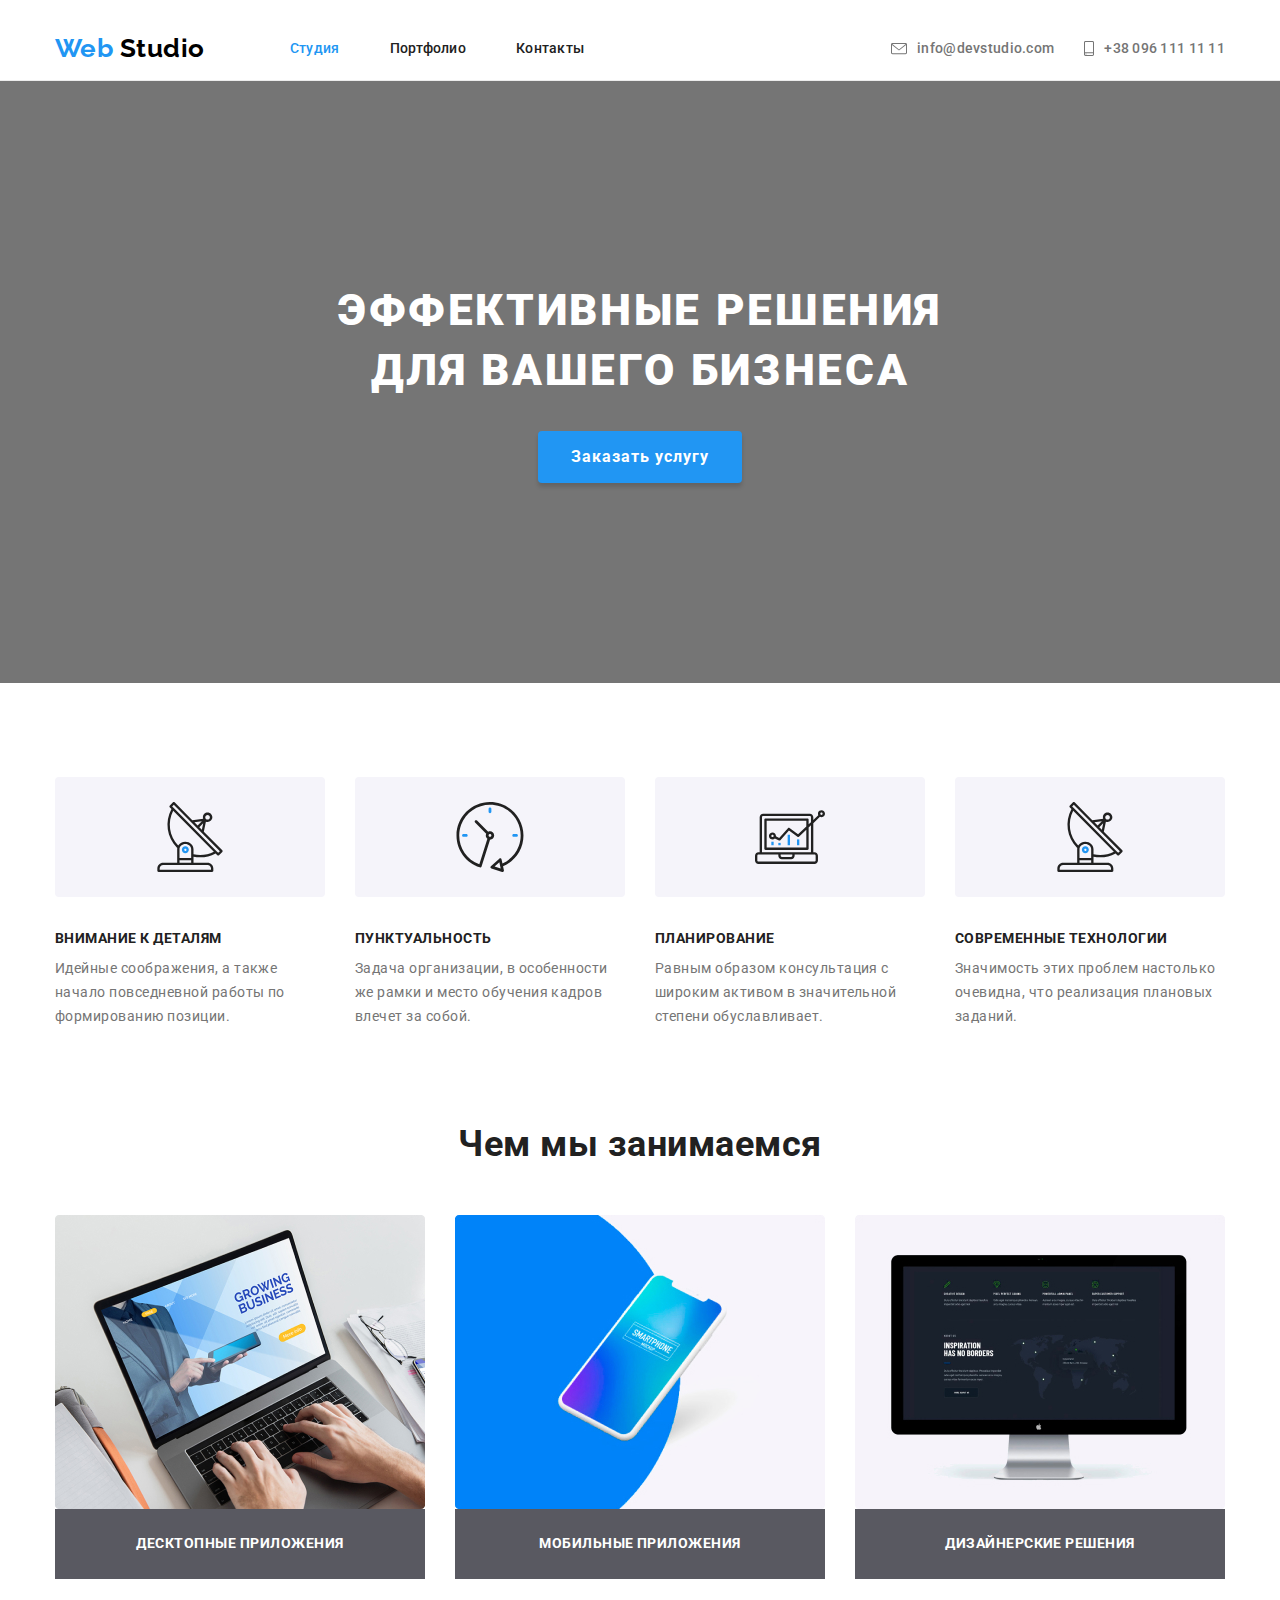
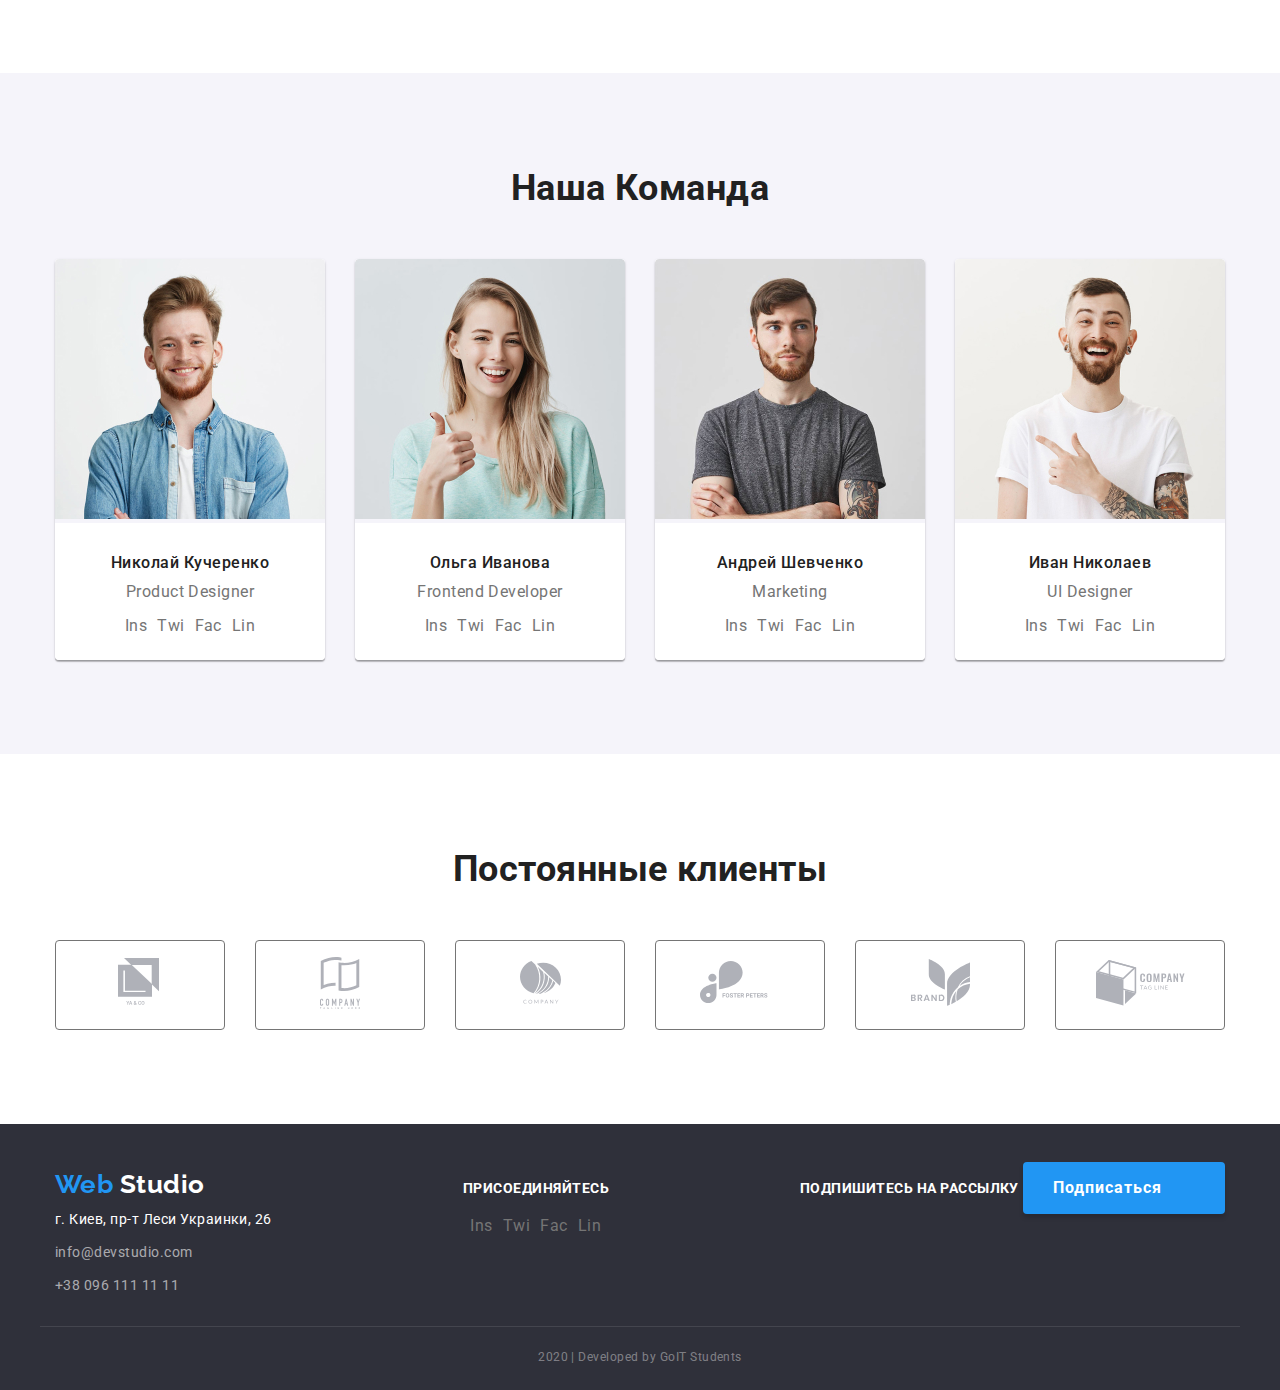
<file: index.html>
<!DOCTYPE html>
<html lang="ru">
  <head>
    <meta charset="UTF-8" />
    <meta name="viewport" content="width=device-width, initial-scale=1.0" />
    <title>Web Studio</title>
    <link
      href="https://fonts.googleapis.com/css2?family=Raleway:wght@700&family=Roboto:wght@400;500;700;900&display=swap"
      rel="stylesheet"
    />
    <link rel="stylesheet" href="./css/normalize.css" />
    <link rel="stylesheet" href="./css/main.css" />
  </head>
  <body>
    <!-- Header -->
    <header class="page-header">
      <div class="container main-nav">
        <nav class="main-nav">
          <a href="./index.html" class="logo">
            <span class="logo-blue">Web</span> Studio
          </a>

          <!-- Navigation -->
          <ul class="site-nav list">
            <li class="item">
              <a href="./index.html" class="link current">Студия</a>
            </li>
            <li class="item">
              <a href="./portfolio.html" class="link">Портфолио</a>
            </li>
            <li class="item"><a href="/" class="link">Контакты</a></li>
          </ul>
        </nav>
        <div class="contacts">
          <ul class="contact-list">
            <li class="item">
              <a href="mailto:info@devstudio.com" class="contact-nav"
                ><img
                  src="./images/envelope.svg"
                  class="contact-icon"
                  alt="Иконка конверта"
                />
                info@devstudio.com</a
              >
            </li>
            <li class="item">
              <a href="tel:+380961111111" class="contact-nav"
                ><img
                  src="./images/smartphone.svg"
                  class="contact-icon"
                  alt="Иконка телефона"
                />
                +38 096 111 11 11</a
              >
            </li>
          </ul>
        </div>
      </div>
    </header>

    <!-- Hero -->
    <main>
      <section class="hero">
        <h1 class="hero-title">эффективные решения<br />для вашего бизнеса</h1>
        <a href="/" class="button-hero">Заказать услугу</a>
      </section>

      <!-- Functions -->
      <section class="functions">
        <div class="container">
          <h2 class="ghost">Функции</h2>
          <ul class="functions-list">
            <li class="item">
              <img
                class="functions-icon"
                src="./images/antenna.svg"
                alt="Изображение антенны"
              />
              <h3 class="functions-title">Внимание к деталям</h3>
              <p class="functions-text">
                Идейные соображения, а также начало повседневной работы по
                формированию позиции.
              </p>
            </li>
            <li class="item">
              <img
                class="functions-icon"
                src="./images/clock.svg"
                alt="Изображение часов"
              />
              <h3 class="functions-title">Пунктуальность</h3>
              <p class="functions-text">
                Задача организации, в особенности же рамки и место обучения
                кадров влечет за собой.
              </p>
            </li>
            <li class="item">
              <img
                class="functions-icon"
                src="./images/diagram.svg"
                alt="Изображение диаграммы"
              />
              <h3 class="functions-title">Планирование</h3>
              <p class="functions-text">
                Равным образом консультация с широким активом в значительной
                степени обуславливает.
              </p>
            </li>
            <li class="item">
              <img
                class="functions-icon"
                src="./images/antenna.svg"
                alt="Изображение астронавта"
              />
              <h3 class="functions-title">Современные технологии</h3>
              <p class="functions-text">
                Значимость этих проблем настолько очевидна, что реализация
                плановых заданий.
              </p>
            </li>
          </ul>
        </div>
      </section>

      <!-- What are we doing -->
      <section class="work">
        <div class="container">
          <h2 class="work-title">Чем мы занимаемся</h2>
          <ul class="work-list">
            <li class="work-item">
              <a class="item" href="/">
                <img
                  src="./images/notebook.jpg"
                  alt="Изображение ноутбука"
                  width="370"
              /></a>
              <h3 class="work-list-white">Десктопные приложения</h3>
            </li>
            <li class="work-item">
              <a class="item" href="/">
                <img
                  src="./images/smartphone.jpg"
                  alt="Изображение смартфона"
                  width="370"
              /></a>
              <h3 class="work-list-white">Мобильные приложения</h3>
            </li>
            <li class="work-item">
              <a class="item" href="/">
                <img
                  src="./images/desktop.jpg"
                  alt="Изображение рабочего стола"
                  width="370"
              /></a>
              <h3 class="work-list-white">Дизайнерские решения</h3>
            </li>
          </ul>
        </div>
      </section>

      <!-- Team -->
      <section class="team">
        <div class="container">
          <h2 class="team-title">Наша Команда</h2>
          <ul class="team-list">
            <li class="team-item">
              <div class="team-photo">
                <img
                  src="./images/nikolai.jpg"
                  alt="Дизайнер продукта"
                  width="270"
                />
              </div>
              <div class="team-item-info">
                <h3 class="team-list-item">Николай Кучеренко</h3>
                <p class="team-text">Product Designer</p>
                <ul class="social-list">
                  <li class="item">
                    <a
                      href="/"
                      class="social-link"
                      aria-label="Ссылка на Инстаграмм"
                      >Ins</a
                    >
                  </li>
                  <li class="item">
                    <a
                      href="/"
                      class="social-link"
                      aria-label="Ссылка на Твиттер"
                      >Twi</a
                    >
                  </li>
                  <li class="item">
                    <a
                      href="/"
                      class="social-link"
                      aria-label="Ссылка на Фейсбук"
                      >Fac</a
                    >
                  </li>
                  <li class="item">
                    <a
                      href="/"
                      class="social-link"
                      aria-label="Ссылка на Линкедин"
                      >Lin</a
                    >
                  </li>
                </ul>
              </div>
            </li>
            <li class="team-item">
              <div class="team-photo">
                <img
                  src="./images/olga.jpg"
                  alt="Фронтенд разработчик"
                  width="270"
                />
              </div>
              <div class="team-item-info">
                <h3 class="team-list-item">Ольга Иванова</h3>
                <p class="team-text">Frontend Developer</p>
                <ul class="social-list">
                  <li class="item">
                    <a
                      href="/"
                      class="social-link"
                      aria-label="Ссылка на Инстаграмм"
                      >Ins</a
                    >
                  </li>
                  <li class="item">
                    <a
                      href="/"
                      class="social-link"
                      aria-label="Ссылка на Твиттер"
                      >Twi</a
                    >
                  </li>
                  <li class="item">
                    <a
                      href="/"
                      class="social-link"
                      aria-label="Ссылка на Фейсбук"
                      >Fac</a
                    >
                  </li>
                  <li class="item">
                    <a
                      href="/"
                      class="social-link"
                      aria-label="Ссылка на Линкедин"
                      >Lin</a
                    >
                  </li>
                </ul>
              </div>
            </li>
            <li class="team-item">
              <div class="team-photo">
                <img src="./images/andrei.jpg" alt="Маркетолог" width="270" />
              </div>
              <div class="team-item-info">
                <h3 class="team-list-item">Андрей Шевченко</h3>
                <p class="team-text">Marketing</p>
                <ul class="social-list">
                  <li class="item">
                    <a
                      href="/"
                      class="social-link"
                      aria-label="Ссылка на Инстаграмм"
                      >Ins</a
                    >
                  </li>
                  <li class="item">
                    <a
                      href="/"
                      class="social-link"
                      aria-label="Ссылка на Твиттер"
                      >Twi</a
                    >
                  </li>
                  <li class="item">
                    <a
                      href="/"
                      class="social-link"
                      aria-label="Ссылка на Фейсбук"
                      >Fac</a
                    >
                  </li>
                  <li class="item">
                    <a
                      href="/"
                      class="social-link"
                      aria-label="Ссылка на Линкедин"
                      >Lin</a
                    >
                  </li>
                </ul>
              </div>
            </li>
            <li class="team-item">
              <div class="team-photo">
                <img
                  src="./images/ivan.jpg"
                  alt="Дизайнер интерфейса"
                  width="270"
                />
              </div>
              <div class="team-item-info">
                <h3 class="team-list-item">Иван Николаев</h3>
                <p class="team-text">UI Designer</p>
                <ul class="social-list">
                  <li class="item">
                    <a
                      href="/"
                      class="social-link"
                      aria-label="Ссылка на Инстаграмм"
                      >Ins</a
                    >
                  </li>
                  <li class="item">
                    <a
                      href="/"
                      class="social-link"
                      aria-label="Ссылка на Твиттер"
                      >Twi</a
                    >
                  </li>
                  <li class="item">
                    <a
                      href="/"
                      class="social-link"
                      aria-label="Ссылка на Фейсбук"
                      >Fac</a
                    >
                  </li>
                  <li class="item">
                    <a
                      href="/"
                      class="social-link"
                      aria-label="Ссылка на Линкедин"
                      >Lin</a
                    >
                  </li>
                </ul>
              </div>
            </li>
          </ul>
        </div>
      </section>

      <!-- Customers -->
      <section class="clients">
        <div class="container">
          <h2 class="clients-title">Постоянные клиенты</h2>
          <ul class="clients-list">
            <li class="clients-item">
              <a class="item" href="/">
                <img src="./images/Client1.svg" alt="Клиент1"
              /></a>
            </li>
            <li class="clients-item">
              <a class="item" href="/">
                <img src="./images/Client2.svg" alt="Клиент2"
              /></a>
            </li>
            <li class="clients-item">
              <a class="item" href="/">
                <img src="./images/Client3.svg" alt="Клиент3"
              /></a>
            </li>
            <li class="clients-item">
              <a class="item" href="/">
                <img src="./images/Client4.svg" alt="Клиент4"
              /></a>
            </li>
            <li class="clients-item">
              <a class="item" href="/">
                <img src="./images/Client5.svg" alt="Клиент5"
              /></a>
            </li>
            <li class="clients-item">
              <a class="item" href="/">
                <img src="./images/Client6.svg" alt="Клиент6"
              /></a>
            </li>
          </ul>
        </div>
      </section>
    </main>

    <!-- Footer -->
    <footer>
      <div class="container">
        <div class="footer-page">
          <div class="footer-main">
            <p class="logo-footer">
              <span class="logo-blue">Web</span>
              <span class="logo-white">Studio</span>
            </p>
            <address>
              <span class="adress-title">г. Киев, пр-т Леси Украинки, 26</span>
              <a href="mailto:info@devstudio.com" class="contact"
                >info@devstudio.com</a
              >
              <a href="tel:+380961111111" class="contact">+38 096 111 11 11</a>
            </address>
          </div>
          <div class="join">
            <b class="join-title">Присоединяйтесь</b>
            <ul class="join-list">
              <li class="join-item">
                <a
                  href="/"
                  class="social-link"
                  aria-label="Ссылка на Инстаграмм"
                  >Ins</a
                >
              </li>
              <li class="join-item">
                <a href="/" class="social-link" aria-label="Ссылка на Твиттер"
                  >Twi</a
                >
              </li>
              <li class="join-item">
                <a href="/" class="social-link" aria-label="Ссылка на Фейсбук"
                  >Fac</a
                >
              </li>
              <li class="join-item">
                <a href="/" class="social-link" aria-label="Ссылка на Линкедин"
                  >Lin</a
                >
              </li>
            </ul>
          </div>
          <div class="subscribe">
            <b class="subscribe-title">Подпишитесь на рассылку</b>
            <a href="/" class="button-footer">Подписаться</a>
          </div>
        </div>
      </div>
      <p class="copyright container">2020 | Developed by GoIT Students</p>
    </footer>
    <!-- </div> -->
  </body>
</html>
</file>
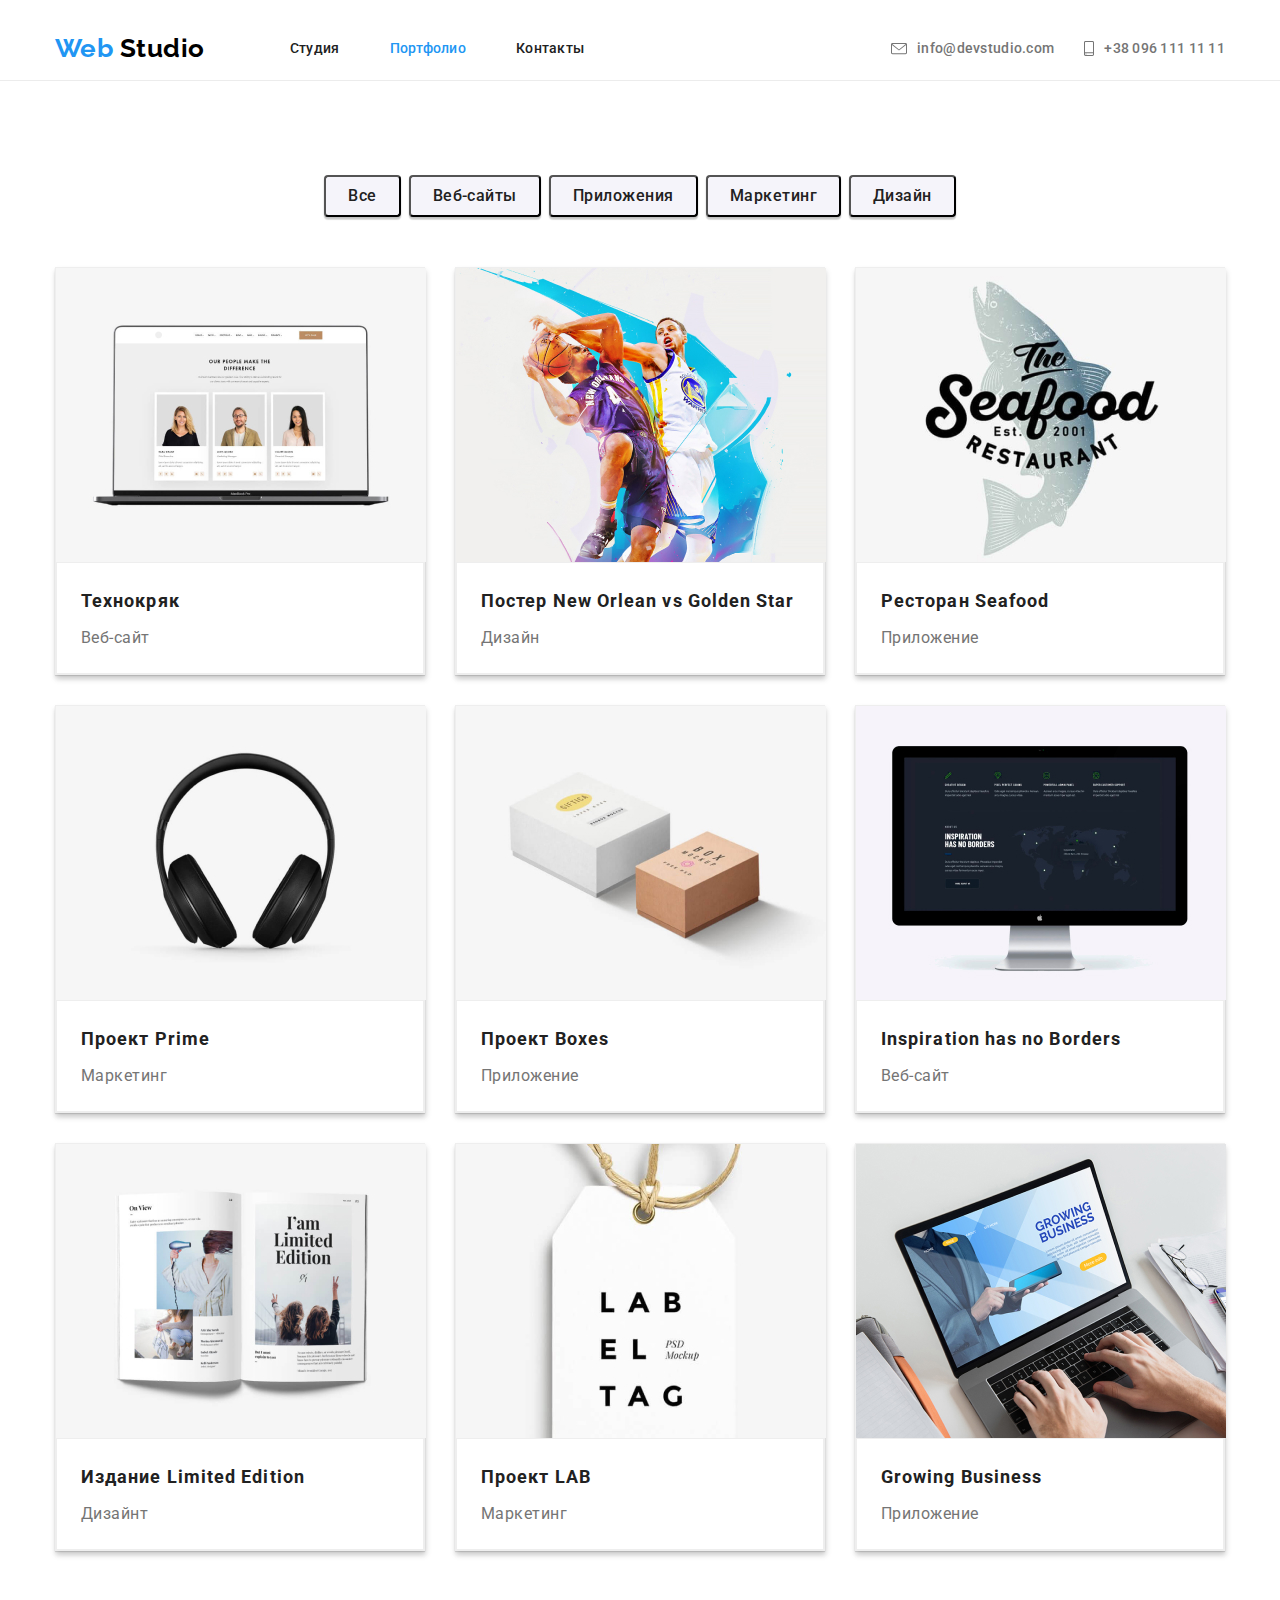
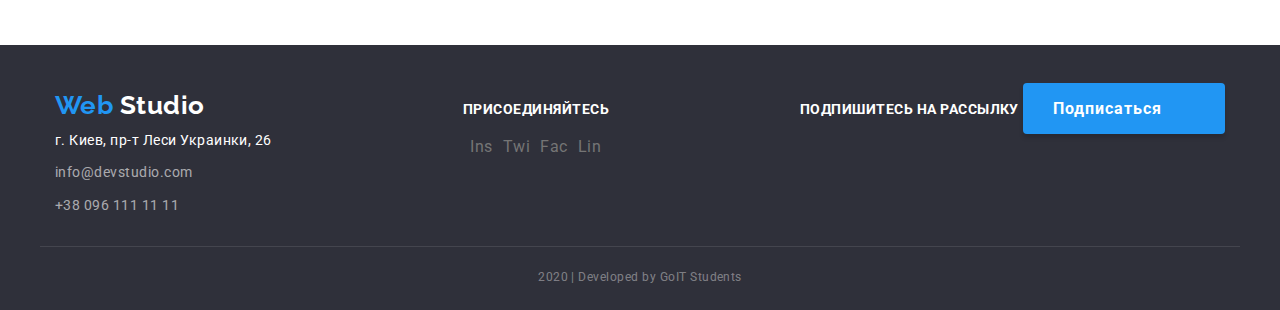
<file: portfolio.html>
<!DOCTYPE html>
<html lang="ru">
  <head>
    <meta charset="UTF-8" />
    <meta name="viewport" content="width=device-width, initial-scale=1.0" />
    <title>Web Studio</title>
    <link
      href="https://fonts.googleapis.com/css2?family=Raleway:wght@700&family=Roboto:wght@400;500;700;900&display=swap"
      rel="stylesheet"
    />
    <link rel="stylesheet" href="./css/normalize.css" />
    <link rel="stylesheet" href="./css/main.css" />
  </head>

  <body>
    <!-- <div class="container"> -->

    <!-- Header -->
    <header class="page-header">
      <div class="container main-nav">
        <nav class="main-nav">
          <a href="./index.html" class="logo">
            <span class="logo-blue">Web</span> Studio
          </a>

          <!-- Navigation -->
          <ul class="site-nav list">
            <li class="item">
              <a href="./index.html" class="link">Студия</a>
            </li>
            <li class="item">
              <a href="./portfolio.html" class="link current">Портфолио</a>
            </li>
            <li class="item"><a href="/" class="link">Контакты</a></li>
          </ul>
        </nav>
        <div class="contacts">
          <ul class="contact-list">
            <li class="item">
              <a href="mailto:info@devstudio.com" class="contact-nav"
                ><img
                  src="./images/envelope.svg"
                  class="contact-icon"
                  alt="Иконка конверта"
                />
                info@devstudio.com</a
              >
            </li>
            <li class="item">
              <a href="tel:+380961111111" class="contact-nav"
                ><img
                  src="./images/smartphone.svg"
                  class="contact-icon"
                  alt="Иконка телефона"
                />
                +38 096 111 11 11</a
              >
            </li>
          </ul>
        </div>
      </div>
    </header>

    <!-- Projects -->
    <main>
      <section class="projects">
        <div class="container">
          <h1 class="ghost">Наши проекты</h1>
          <ul class="filter">
            <li class="filter-item">
              <button type="button" class="press">Все</button>
            </li>
            <li class="filter-item">
              <button type="button" class="press">Веб-сайты</button>
            </li>
            <li class="filter-item">
              <button type="button" class="press">Приложения</button>
            </li>
            <li class="filter-item">
              <button type="button" class="press">Маркетинг</button>
            </li>
            <li class="filter-item">
              <button type="button" class="press">Дизайн</button>
            </li>
          </ul>
          <ul class="projects-list">
            <li class="projects-item">
              <a class="projects-link" href="">
                <div class="projects-image">
                  <img
                    src="./images/website.jpg"
                    alt="Изображение баскетболистов"
                    width="370"
                  />
                </div>
                <div class="projects-info">
                  <h2 class="projects-title">
                    Технокряк
                  </h2>
                  <p class="projects-text">Веб-сайт</p>
                </div>
                <p class="projects-slogan">
                  Технокряк это современная площадка распространения
                  коронавируса. Компании используют эту платформу для цифрового
                  шпионажа и атак на защищённые сервера конкурентов.
                </p>
              </a>
            </li>
            <li class="projects-item">
              <a class="projects-link" href="">
                <div class="projects-image">
                  <img
                    src="./images/basketball.jpg"
                    alt="Изображение баскетболистов"
                    width="370"
                  />
                </div>
                <div class="projects-info">
                  <h2 class="projects-title">
                    Постер New Orlean vs Golden Star
                  </h2>
                  <p class="projects-text">Дизайн</p>
                </div>
                <p class="projects-slogan">
                  Технокряк это.
                </p>
              </a>
            </li>

            <li class="projects-item">
              <a class="projects-link" href=""
                ><div class="projects-image">
                  <img
                    src="./images/seafood.jpg"
                    alt="Логотип ресторана"
                    width="370"
                  />
                </div>
                <div class="projects-info">
                  <h2 class="projects-title">Ресторан Seafood</h2>
                  <p class="projects-text">Приложение</p>
                </div>
                <p class="projects-slogan">
                  Технокряк это.
                </p>
              </a>
            </li>

            <li class="projects-item">
              <a class="projects-link" href=""
                ><div class="projects-image">
                  <img
                    src="./images/prime.jpg"
                    alt="Изображение наушников"
                    width="370"
                  />
                </div>
                <div class="projects-info">
                  <h2 class="projects-title">Проект Prime</h2>
                  <p class="projects-text">Маркетинг</p>
                </div>
                <p class="projects-slogan">
                  Технокряк это.
                </p>
              </a>
            </li>

            <li class="projects-item">
              <a class="projects-link" href=""
                ><div class="projects-image">
                  <img
                    src="./images/boxes.jpg"
                    alt="Изображение двух коробок"
                    width="370"
                  />
                </div>
                <div class="projects-info">
                  <h2 class="projects-title">Проект Boxes</h2>
                  <p class="projects-text">Приложение</p>
                </div>
                <p class="projects-slogan">
                  Технокряк это.
                </p>
              </a>
            </li>

            <li class="projects-item">
              <a class="projects-link" href=""
                ><div class="projects-image">
                  <img
                    src="./images/website2.jpg"
                    alt="Изображение старницы веб-сайта"
                    width="370"
                  />
                </div>
                <div class="projects-info">
                  <h2 class="projects-title">Inspiration has no Borders</h2>
                  <p class="projects-text">Веб-сайт</p>
                </div>
                <p class="projects-slogan">
                  Технокряк это.
                </p>
              </a>
            </li>

            <li class="projects-item">
              <a class="projects-link" href=""
                ><div class="projects-image">
                  <img
                    src="./images/book.jpg"
                    alt="Изображение развернутой книги"
                    width="370"
                  />
                </div>
                <div class="projects-info">
                  <h2 class="projects-title">Издание Limited Edition</h2>
                  <p class="projects-text">Дизайнт</p>
                </div>
                <p class="projects-slogan">
                  Технокряк это.
                </p>
              </a>
            </li>

            <li class="projects-item">
              <a class="projects-link" href=""
                ><div class="projects-image">
                  <img
                    src="./images/lab.jpg"
                    alt="Изображение макета логотипа"
                    width="370"
                  />
                </div>
                <div class="projects-info">
                  <h2 class="projects-title">Проект LAB</h2>
                  <p class="projects-text">Маркетинг</p>
                </div>
                <p class="projects-slogan">
                  Технокряк это.
                </p>
              </a>
            </li>

            <li class="projects-item">
              <a class="projects-link" href=""
                ><div class="projects-image">
                  <img
                    src="./images/business.jpg"
                    alt="Изображение страницы веб-сайта"
                    width="370"
                  />
                </div>
                <div class="projects-info">
                  <h2 class="projects-title">Growing Business</h2>
                  <p class="projects-text">Приложение</p>
                </div>
                <p class="projects-slogan">
                  Технокряк это.
                </p>
              </a>
            </li>
          </ul>
        </div>
      </section>
    </main>

    <!-- Footer -->
    <footer>
      <div class="container">
        <div class="footer-page">
          <div class="footer-main">
            <p class="logo-footer">
              <span class="logo-blue">Web</span>
              <span class="logo-white">Studio</span>
            </p>
            <address>
              <span class="adress-title">г. Киев, пр-т Леси Украинки, 26</span>
              <a href="mailto:info@devstudio.com" class="contact"
                >info@devstudio.com</a
              >
              <a href="tel:+380961111111" class="contact">+38 096 111 11 11</a>
            </address>
          </div>
          <div class="join">
            <b class="join-title">Присоединяйтесь</b>
            <ul class="join-list">
              <li class="join-item">
                <a
                  href="/"
                  class="social-link"
                  aria-label="Ссылка на Инстаграмм"
                  >Ins</a
                >
              </li>
              <li class="join-item">
                <a href="/" class="social-link" aria-label="Ссылка на Твиттер"
                  >Twi</a
                >
              </li>
              <li class="join-item">
                <a href="/" class="social-link" aria-label="Ссылка на Фейсбук"
                  >Fac</a
                >
              </li>
              <li class="join-item">
                <a href="/" class="social-link" aria-label="Ссылка на Линкедин"
                  >Lin</a
                >
              </li>
            </ul>
          </div>
          <div class="subscribe">
            <b class="subscribe-title">Подпишитесь на рассылку</b>
            <a href="/" class="button-footer">Подписаться</a>
          </div>
        </div>
      </div>
      <p class="copyright container">2020 | Developed by GoIT Students</p>
    </footer>
  </body>
</html>
</file>
<file: css/main.css>
:root {
  --primary-text-color: #212121;
  --title-text-color: #757575;
  --title-white-color: #ffffff;
  --accent: #2196f3;
  --footer-text-color: rgba(255, 255, 255, 0.6);
  --secondary-bg-color: #f5f4fa;
  --footer-bg-color: #2f303a;
}

ul {
  list-style: none;
  padding: 0;
  margin: 0;
}

h1,
h2,
h3,
h4,
p {
  margin-top: 0;
  margin-bottom: 0;
}

body {
  margin: 0px;
  background-color: var(--title-white-color);
  color: var(--primary-text-color);
  font-family: Roboto, sans-serif;
  letter-spacing: 0.03em;
}

a {
  text-decoration: none;
}

.ghost {
  display: none;
}

.container {
  margin-left: auto;
  margin-right: auto;
  width: 1200px;
  padding-left: 15px;
  padding-right: 15px;
  /* outline: 2px solid greenyellow; */
}

/* logo */
.logo {
  padding-top: 33px;
  padding-bottom: 16px;
  color: #000000;
  font-family: Raleway, sans-serif;
  font-weight: 700;
  font-size: 26px;
  line-height: 1.19;
}

.logo-blue {
  color: var(--accent);
}
.logo-white {
  color: var(--title-white-color);
}
/* Header */
/* .page-header {} */

/* Site nav */
.page-header {
  border-bottom: 1px solid #ececec;
}
.main-nav {
  display: flex;
  align-items: center;
}
.site-nav {
  display: flex;
  margin-left: 85px;
}
.site-nav .item:not(:last-child) {
  margin-right: 50px;
}
.site-nav .link {
  display: block;
  padding-top: 41px;
  padding-bottom: 23px;
  color: var(--primary-text-color);
  font-weight: 500;
  font-size: 14px;
  line-height: 1.14;
  letter-spacing: 0.02em;
}
.site-nav .link:hover,
.site-nav .link:focus {
  color: var(--accent);
}
.site-nav .link.current {
  color: var(--accent);
}
.contacts {
  display: flex;
  margin-left: auto;
}
.contact-list {
  display: flex;

  padding-top: 41px;
  padding-bottom: 23px;
}

.contact-list .item + .item {
  margin-left: 30px;
}
.contact-list .contact-nav {
  display: flex;
  align-items: center;
  color: var(--title-text-color);
  font-weight: 500;
  font-size: 14px;
  line-height: 1.14;
  letter-spacing: 0.02em;
}
.contact-icon {
  margin-right: 10px;
}
.contact-icon:hover,
.contact-icon:focus {
  color: var(--accent);
}
.contact-nav:hover,
.contact-nav:focus {
  color: var(--accent);
}

/* Hero */
.hero {
  background-color: var(--title-text-color);
  text-align: center;
  /* outline: 2px solid greenyellow; */
}

.hero-title {
  padding-top: 200px;
  margin-bottom: 30px;
  color: var(--title-white-color);
  font-weight: 900;
  font-size: 44px;
  line-height: 1.36;
  letter-spacing: 0.06em;
  text-transform: uppercase;
}

.button-hero {
  display: inline-block;
  border: 1px solid transparent;
  min-width: 200px;
  margin-bottom: 200px;
  padding: 10px 32px;
  background-color: var(--accent);
  color: var(--title-white-color);
  font-weight: 700;
  font-size: 16px;
  line-height: 1.87;
  letter-spacing: 0.06em;
  box-shadow: 0px 4px 4px rgba(0, 0, 0, 0.15);
  border-radius: 4px;
}
/* Functions */
.functions {
  padding-top: 94px;
}
.functions-list {
  display: flex;
}
.functions-icon {
  background: var(--secondary-bg-color);
  padding: 25px 100px;
  border-radius: 4px;
  margin-bottom: 30px;
}
.functions-list .item {
  width: 270px;
}
.functions-list .item:not(:last-child) {
  margin-right: 30px;
}
.functions-title {
  margin-bottom: 10px;
  color: var(--primary-text-color);
  font-weight: 700;
  font-size: 14px;
  line-height: 1.14;
  text-transform: uppercase;
}
.functions-text {
  color: var(--title-text-color);
  font-size: 14px;
  line-height: 1.71;
}

/* Work */
.work {
  padding-top: 94px;
  padding-bottom: 94px;
}
.work-list {
  display: flex;
  justify-content: space-between;
}
.work-list img {
  display: block;
}
.work-list .work-item:not(:last-child) {
  margin-right: 30px;
}
.work-title {
  margin-bottom: 50px;
  color: var(--primary-text-color);
  font-weight: 700;
  font-size: 36px;
  line-height: 1.17;
  text-align: center;
}
.work-list-white {
  color: var(--title-white-color);
  font-weight: 700;
  font-size: 14px;
  line-height: 1.14;
  text-transform: uppercase;
  text-align: center;
  padding-top: 27px;
  padding-bottom: 27px;
  background-color: rgba(47, 48, 58, 0.8);
}

/* Team */
.team {
  padding-top: 94px;
  padding-bottom: 94px;
  background-color: var(--secondary-bg-color);
}
.team-list {
  display: flex;
  justify-content: space-between;
}
.team-list .team-item:not(:last-child) {
  margin-right: 30px;
}
.team-item {
  border-radius: 4px;
  box-shadow: 0px 2px 1px rgba(0, 0, 0, 0.2), 0px 1px 1px rgba(0, 0, 0, 0.14),
    0px 1px 3px rgba(0, 0, 0, 0.12);
  overflow: hidden;
}
.team-item-info {
  text-align: center;
  padding: 30px 32px 24px;
  background: var(--title-white-color);
}
.team-title {
  margin-bottom: 50px;
  color: var(--primary-text-color);
  font-weight: 700;
  font-size: 36px;
  line-height: 1.17;
  text-align: center;
}
.team-list-item {
  margin-bottom: 10px;
  color: var(--primary-text-color);
  font-weight: 500;
  font-size: 16px;
  line-height: 1.19;
}
.team-text {
  margin-bottom: 16px;
  color: var(--title-text-color);
  font-size: 16px;
  line-height: 1.19;
}
.social-list {
  display: flex;
  justify-content: center;
}
.social-link {
  color: var(--title-text-color);
}
.social-list .item:not(:last-child) {
  margin-right: 10px;
}
.social-link:hover,
.social-link:focus {
  color: var(--accent);
}
/* Clients */
.clients {
  padding-top: 94px;
  padding-bottom: 94px;
}
.clients-list {
  display: flex;
  justify-content: space-between;
}
.clients-list .clients-item:not(:last-child) {
  margin-right: 30px;
}
.clients-title {
  margin-bottom: 50px;
  color: var(--primary-text-color);
  font-weight: 700;
  font-size: 36px;
  line-height: 1.17;
  text-align: center;
}
.clients-list .clients-item {
  display: flex;
  align-items: center;
  justify-content: center;
  border: 1px solid var(--title-text-color);
  border-radius: 4px;
  height: 90px;
  width: 170px;
}

/* Footer */
footer {
  background-color: var(--footer-bg-color);
}
.logo-footer {
  padding-top: 45px;
  margin-bottom: 8px;
  font-family: Raleway, sans-serif;
  font-weight: 700;
  font-size: 26px;
  line-height: 1.19;
}

.footer-page {
  display: flex;
  justify-content: space-between;
  align-items: baseline;
}
address {
  display: flex;
  flex-direction: column;
}
.adress-title {
  margin-bottom: 9px;
  color: var(--title-white-color);
  font-style: normal;
  font-size: 14px;
  line-height: 1.71;
}
.contact {
  color: var(--footer-text-color);
  margin-bottom: 9px;
  font-style: normal;
  font-size: 14px;
  line-height: 1.71;
}
.contact:last-child {
  margin-bottom: 28px;
}

.join-title {
  display: block;
  color: var(--title-white-color);
  margin-bottom: 20px;
  font-weight: 700;
  font-size: 14px;
  line-height: 1.14;
  text-transform: uppercase;
}
.join-list {
  display: flex;
  align-items: center;
  justify-content: center;
}
.join-list .join-item:not(:last-child) {
  margin-right: 10px;
}
.subscribe-title {
  display: inline-block;
  color: var(--title-white-color);
  margin-bottom: 20px;
  font-weight: 700;
  font-size: 14px;
  line-height: 1.14;
  text-transform: uppercase;
}
.button-footer {
  display: inline-block;
  border: 1px solid transparent;
  min-width: 200px;
  padding: 10px 62px 10px 29px;
  background-color: var(--accent);
  color: var(--title-white-color);
  font-weight: 700;
  font-size: 16px;
  line-height: 1.87;
  letter-spacing: 0.06em;
  text-align: center;
  box-shadow: 0px 4px 4px rgba(0, 0, 0, 0.15);
  border-radius: 4px;
}
.copyright {
  display: block;
  font-size: 12px;
  line-height: 2;
  text-align: center;
  color: rgba(255, 255, 255, 0.4);
  padding-top: 18px;
  padding-bottom: 21px;
  border-top: 1px solid rgba(255, 255, 255, 0.1);
}

/* Portfolio styles */
/* Radio buttons */
.filter {
  display: flex;
  justify-content: center;
  text-align: center;
  margin-bottom: 50px;
}
/* .filter-item {
  min-width: 73px;
} */
.filter-item:not(:last-child) {
  margin-right: 8px;
}
button {
  padding: 6px 22px;
  min-width: 73px;
  min-height: 38px;
  font-family: inherit;
  font-weight: 500;
  font-size: 16px;
  line-height: 1.62;
  letter-spacing: 0.03em;
  text-align: center;
  box-shadow: 0px 2px 2px rgba(0, 0, 0, 0.12), 0px 1px 2px rgba(0, 0, 0, 0.08),
    0px 3px 1px rgba(0, 0, 0, 0.1);
  border-radius: 4px;
  cursor: pointer;
}
.filter .press {
  color: var(--primary-text-color);
  background-color: var(--secondary-bg-color);
}
.filter .press:hover,
.filter .press:focus {
  color: var(--title-white-color);
  background-color: var(--accent);
}
/* Projects */
.projects-list img {
  display: block;
}
.projects {
  padding-top: 94px;
  padding-bottom: 94px;
}
.projects-title {
  margin-bottom: 4px;
  color: var(--primary-text-color);
  font-weight: 700;
  font-size: 18px;
  line-height: 2;
  letter-spacing: 0.06em;
}
.projects-text {
  /* margin-bottom: 20px; */
  color: var(--title-text-color);
  font-size: 16px;
  line-height: 1.87;
}
.projects-slogan {
  color: var(--accent);
  font-size: 18px;
  line-height: 1.56;
  padding: 63px 24px;
  /* text-align: left; */
  display: none;
}
.projects-item {
  /* width: 370px; */
  width: calc((100% - 60px) / 3);
  margin-bottom: 30px;
  margin-right: 30px;
  border: 1px solid #eeeeee;
  box-shadow: 1px 4px 6px rgba(0, 0, 0, 0.16), 0px 4px 4px rgba(0, 0, 0, 0.06),
    0px 1px 1px rgba(0, 0, 0, 0.12);
}
.projects-item:nth-child(3n) {
  margin-right: 0px;
}
.projects-item:nth-last-child(-n + 3) {
  margin-bottom: 0px;
}
.projects-list {
  display: flex;
  flex-wrap: wrap;
  /* justify-content: space-between; */
}
/* .projects-image {
  background-color: rgba(33, 150, 243, 0.9);
  border-radius: 5px 5px 0px 0px;
} */
.projects-info {
  border: 1px solid #eeeeee;
  text-align: left;
  padding: 20px 24px;
}
</file>
